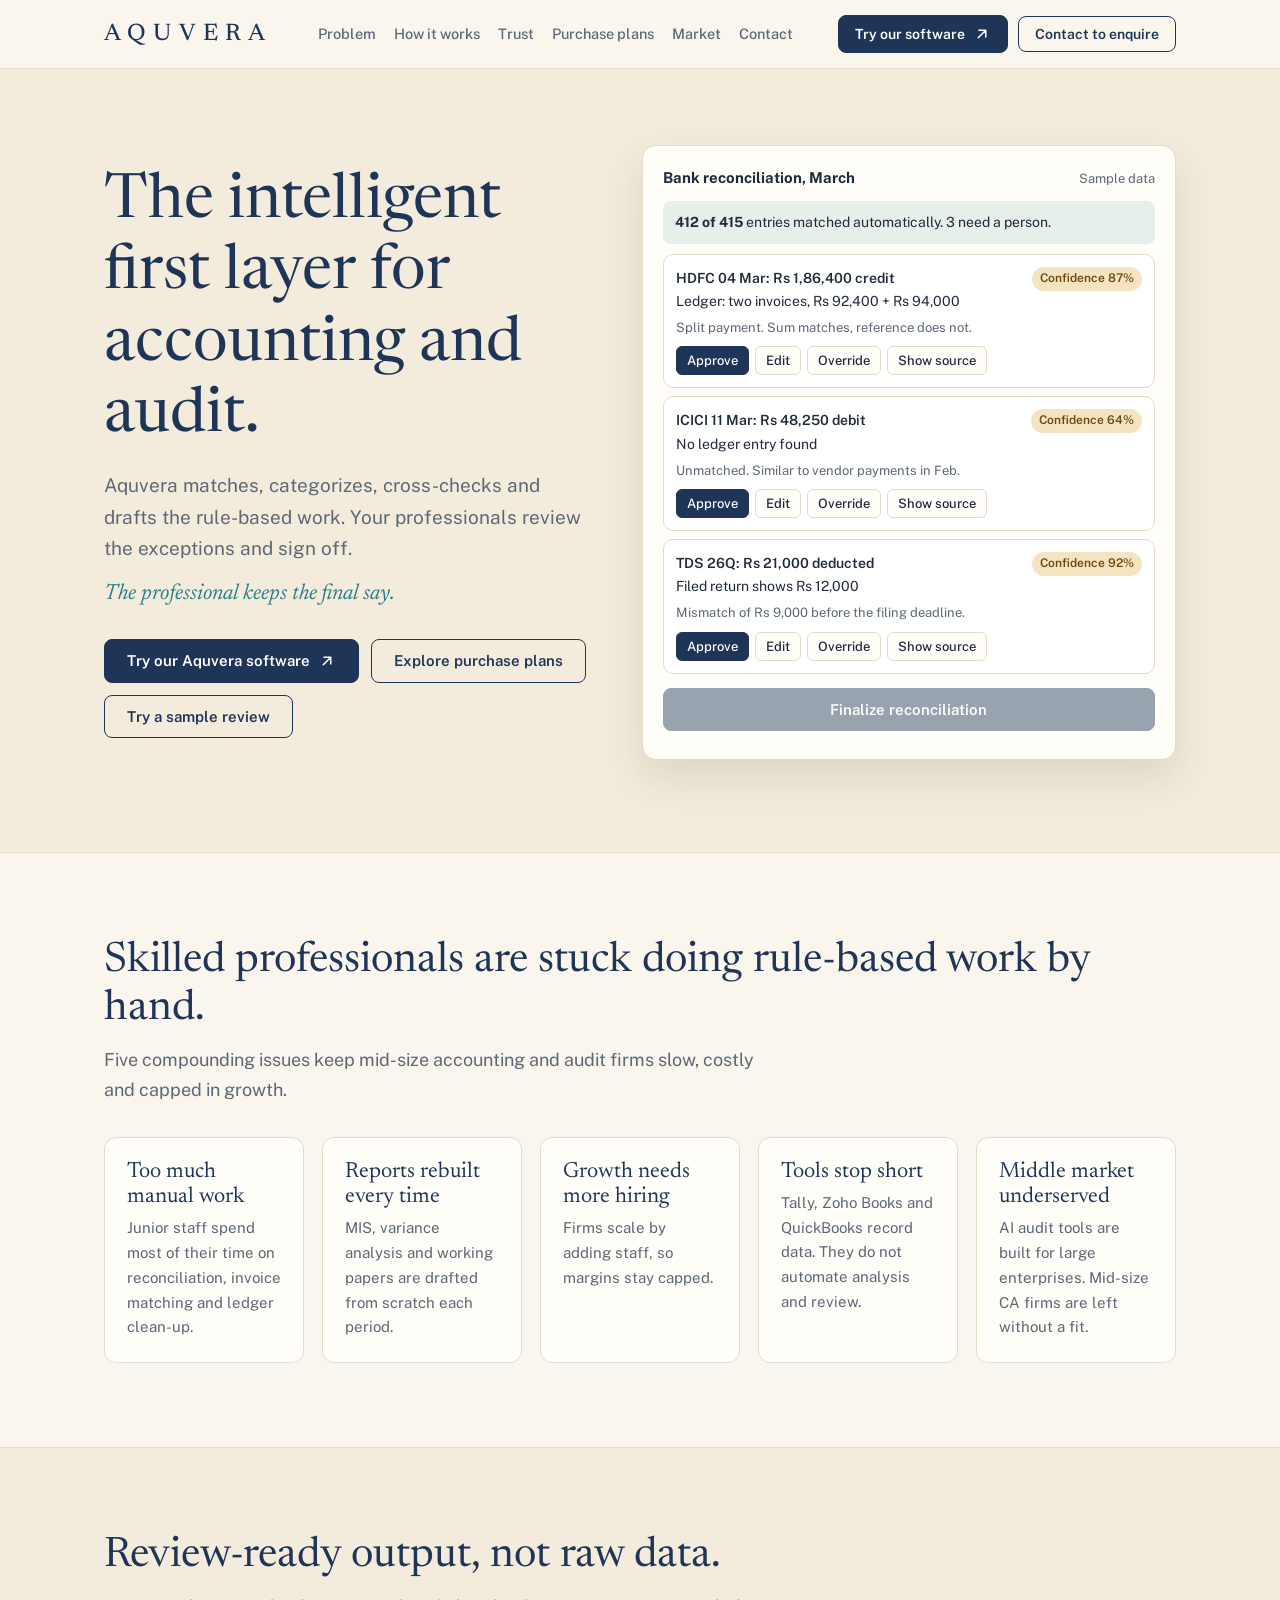
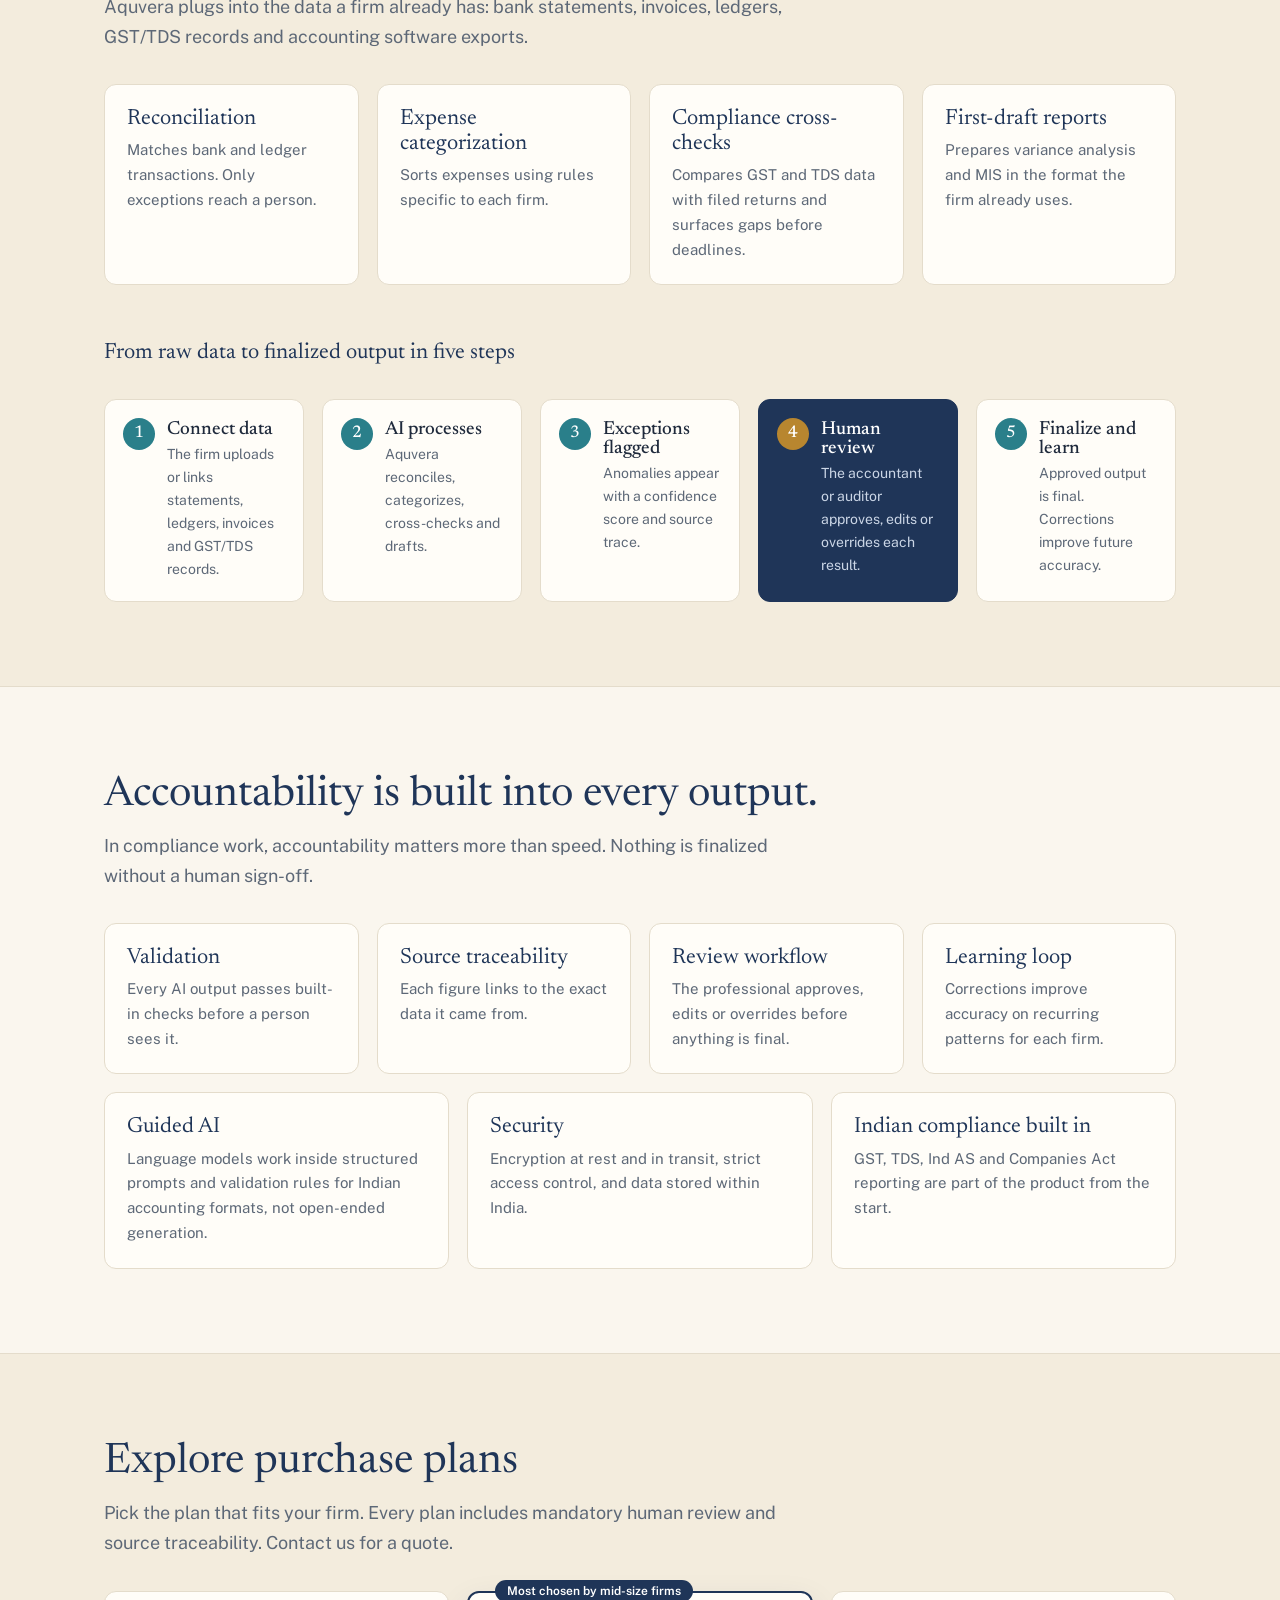
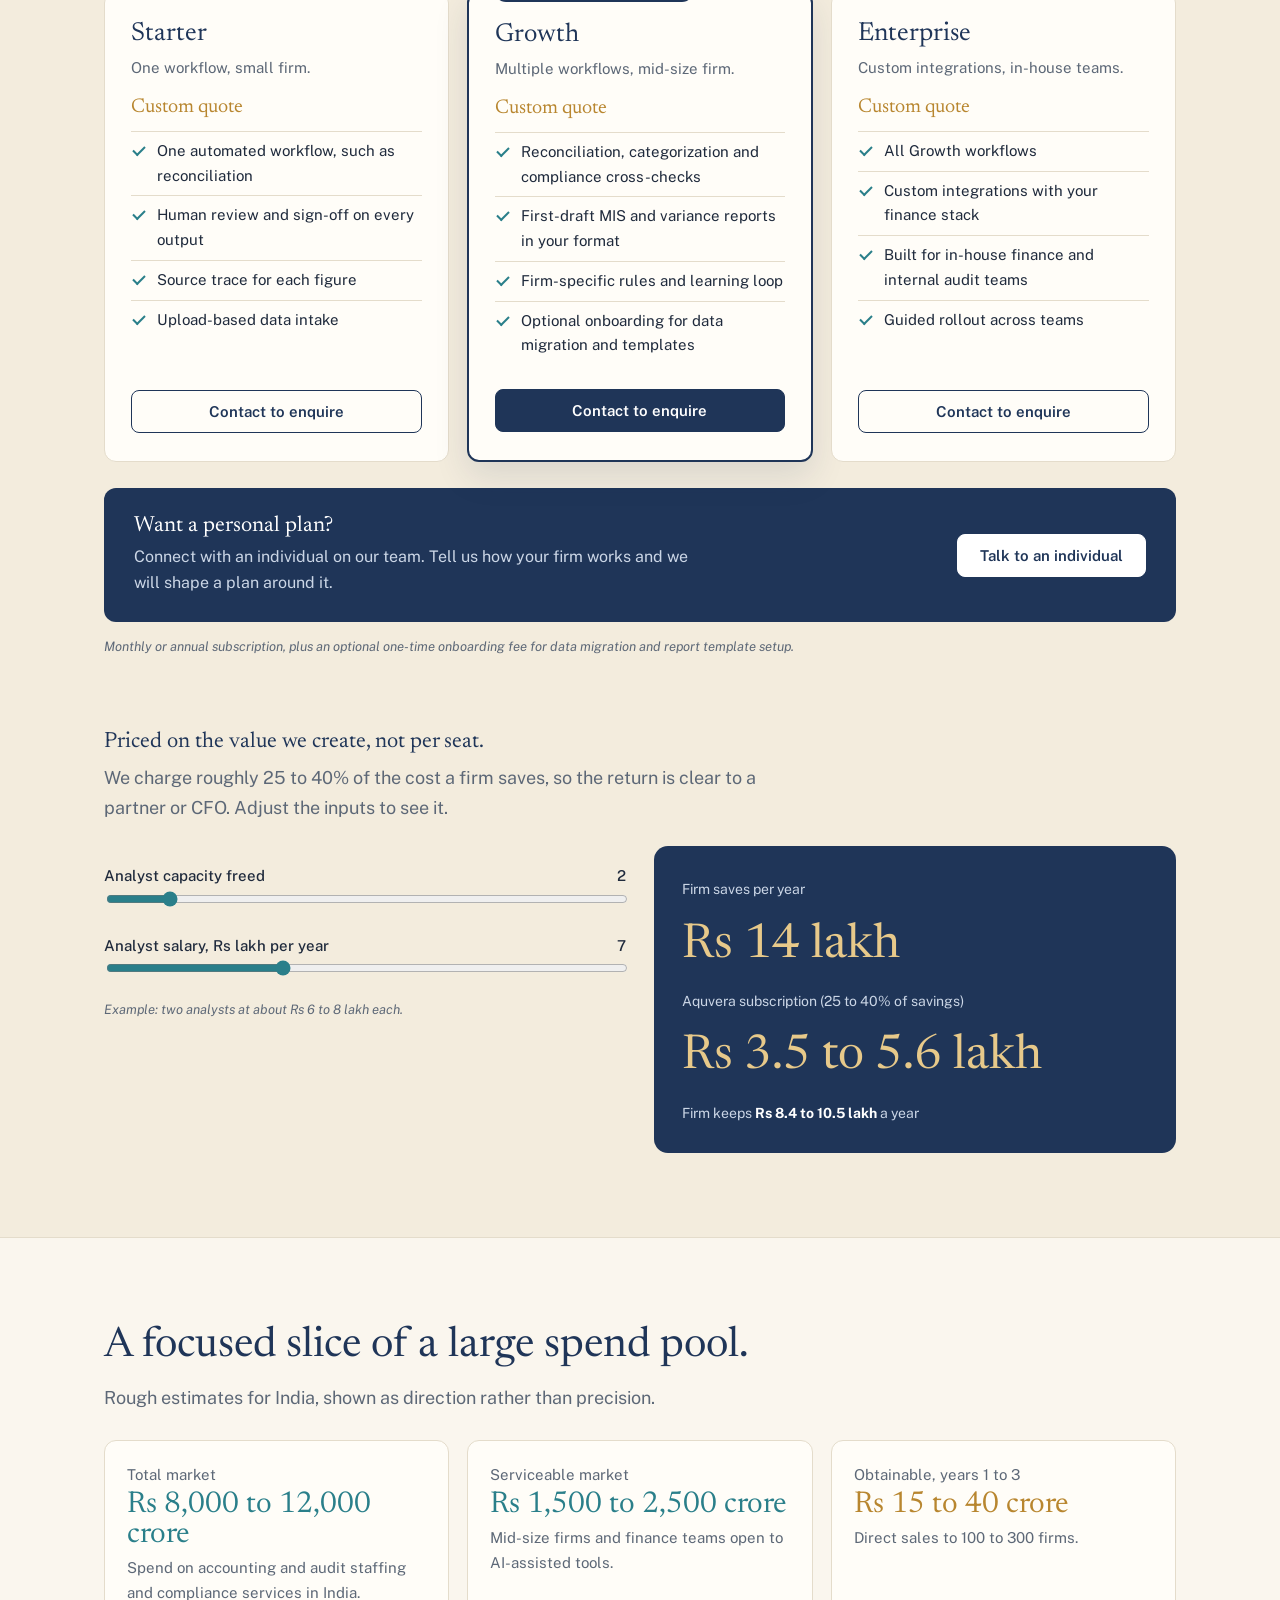
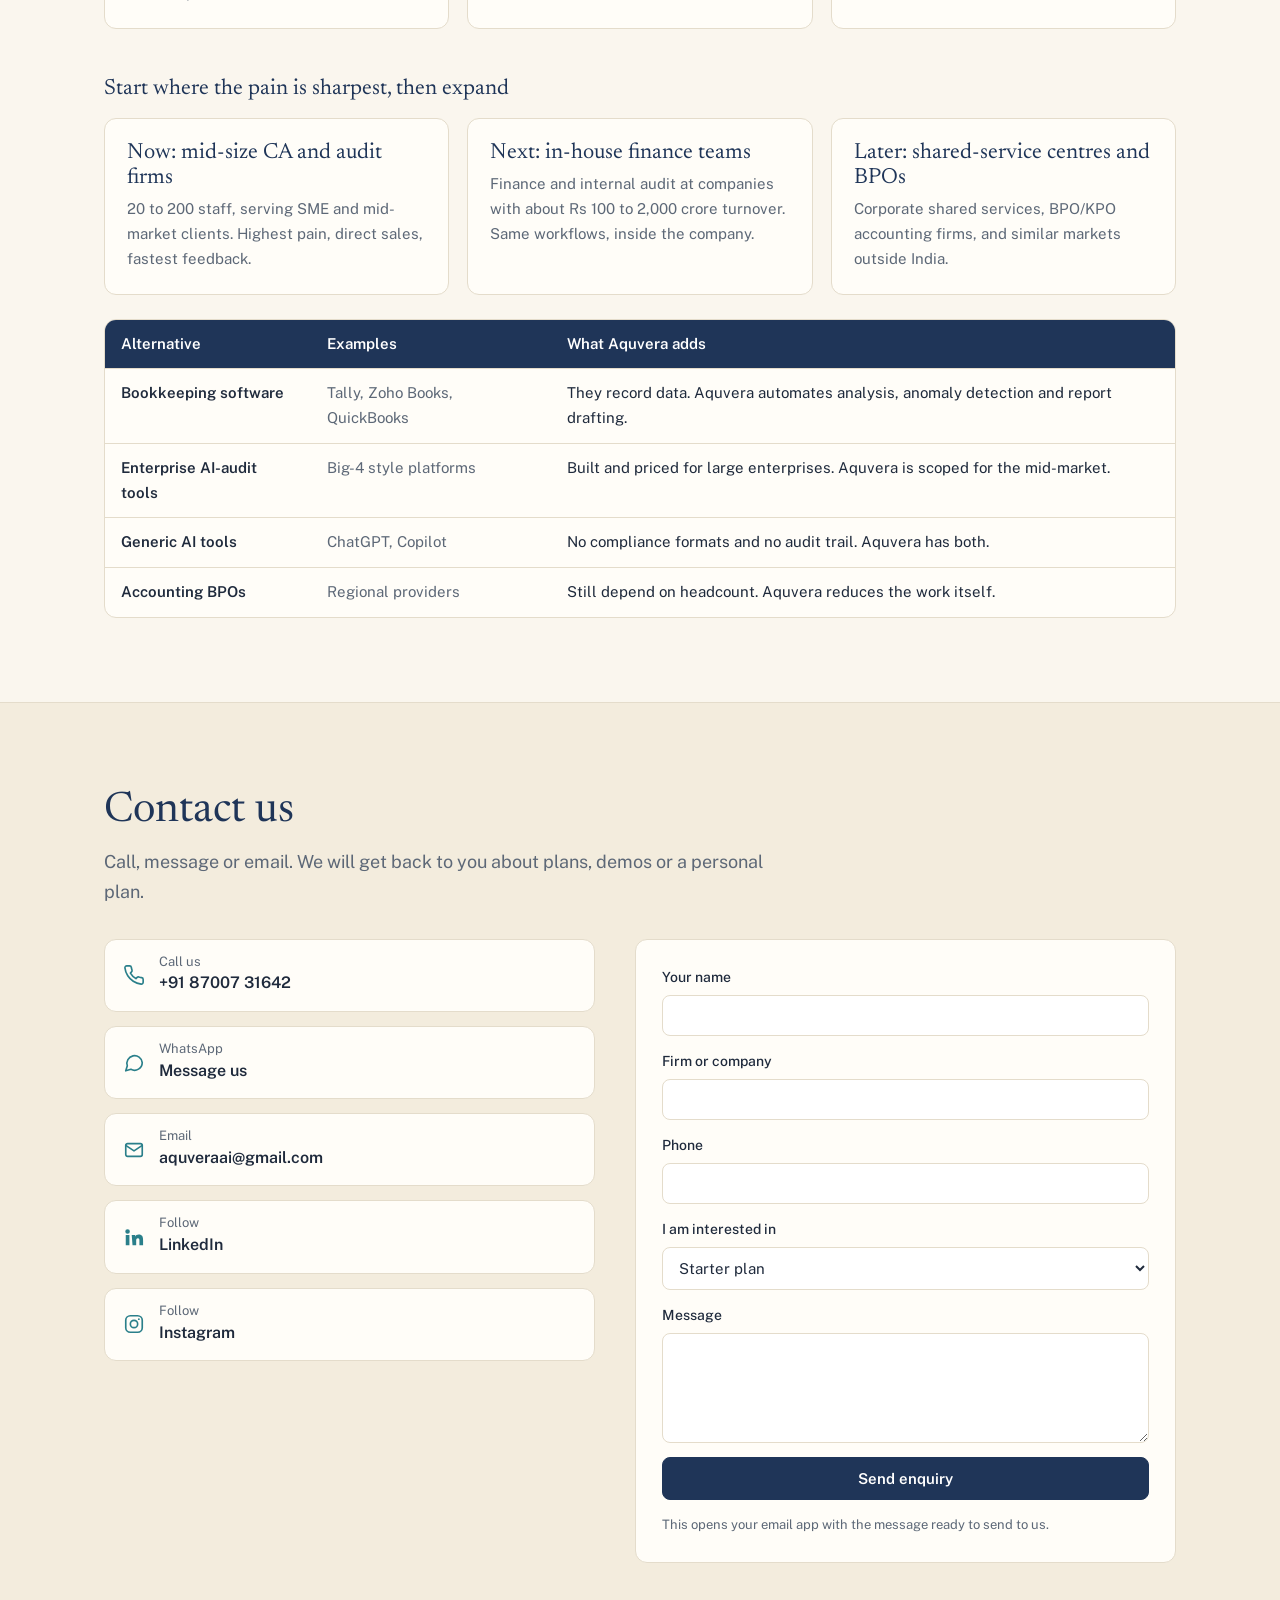
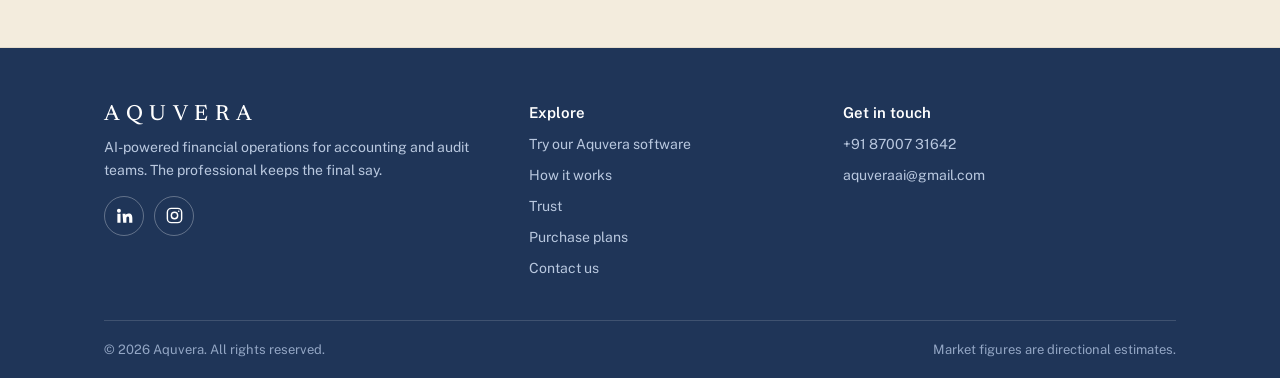
<file: aquvera-website.html>
<!DOCTYPE html>
<html lang="en">
<head>
<meta charset="utf-8">
<meta name="viewport" content="width=device-width, initial-scale=1, viewport-fit=cover">
<title>Aquvera | AI-powered financial operations for accounting and audit teams</title>
<meta name="description" content="Aquvera matches, categorizes, cross-checks and drafts rule-based accounting and audit work. Your professionals review the exceptions and sign off.">
<meta name="theme-color" content="#faf6ee">
<link rel="icon" href="data:image/svg+xml,<svg xmlns='http://www.w3.org/2000/svg' viewBox='0 0 100 100'><rect width='100' height='100' rx='20' fill='%231f3558'/><text x='50' y='68' font-size='58' text-anchor='middle' fill='%23faf6ee' font-family='Georgia,serif'>A</text></svg>">
<link rel="preconnect" href="https://fonts.googleapis.com">
<link rel="preconnect" href="https://fonts.gstatic.com" crossorigin>
<link href="https://fonts.googleapis.com/css2?family=Newsreader:opsz,wght@6..72,400;6..72,500&family=Public+Sans:wght@400;500;600&display=swap" rel="stylesheet">
<style>
/* ==========================================================
   Aquvera – styles
   Palette: creamy white base, deep navy text, teal + brass accents
   ========================================================== */
:root{
  --cream:#faf6ee;      /* page background */
  --cream2:#f3ecdd;     /* alternate sections, hero */
  --paper:#fffdf8;      /* cards */
  --navy:#1f3558;
  --navy2:#274468;
  --teal:#2a7f8a;
  --brass:#b8862f;      /* accent */
  --ink:#1f2a3c;
  --mute:#5d6877;
  --line:#e4dccb;
  --tint:#e6efe9;
  --ok:#2c8a5a;
  --bad:#b8433a;
  --radius:12px;
  box-sizing:border-box;
  padding-top:env(safe-area-inset-top,0px);
  padding-bottom:env(safe-area-inset-bottom,0px);
}
html{scroll-behavior:smooth;scroll-padding-top:calc(env(safe-area-inset-top,0px) + 76px)}
*,*::before,*::after{box-sizing:border-box}
body{margin:0;background:var(--cream);color:var(--ink);font:400 16px/1.65 "Public Sans",system-ui,sans-serif;-webkit-font-smoothing:antialiased}
h1,h2,h3{font-family:Newsreader,Georgia,serif;font-weight:400;line-height:1.15;margin:0;color:var(--navy)}
h2{font-size:clamp(28px,4vw,42px);margin-bottom:12px}
h3{font-size:22px;margin-bottom:6px}
p{margin:0 0 12px}
a{color:inherit}
:focus-visible{outline:3px solid var(--brass);outline-offset:2px}
.wrap{max-width:1120px;margin:0 auto;padding:0 24px}
section{padding:84px 0}
.lede{color:var(--mute);max-width:62ch;font-size:18px}
.alt{background:var(--cream2);border-block:1px solid var(--line)}
.note{font-size:13px;color:var(--mute);font-style:italic;margin-top:14px}
.sr{position:absolute;left:-9999px}

/* ---------- Buttons ---------- */
.btn{display:inline-flex;align-items:center;justify-content:center;gap:8px;border:1px solid var(--navy);border-radius:8px;padding:12px 22px;font:600 15px "Public Sans",sans-serif;cursor:pointer;text-decoration:none;background:var(--navy);color:#fff;transition:background .2s,color .2s,border-color .2s}
.btn:hover{background:var(--navy2)}
.btn.ghost{background:transparent;color:var(--navy);border-color:var(--navy)}
.btn.ghost:hover{background:var(--navy);color:#fff}
.btn.light{background:#fff;color:var(--navy);border-color:#fff}
.btn.sm{padding:9px 16px;font-size:14px}
.btn.full{width:100%}
.btn svg{width:18px;height:18px;flex:none}

/* ---------- Navigation ---------- */
nav{position:sticky;top:env(safe-area-inset-top,0px);z-index:20;background:rgba(250,246,238,.94);backdrop-filter:blur(8px);border-bottom:1px solid var(--line)}
nav .wrap{display:flex;align-items:center;justify-content:space-between;height:68px;gap:16px}
.logo{font:500 24px Newsreader,serif;letter-spacing:.3em;text-decoration:none;color:var(--navy)}
.menu{display:flex;gap:26px;list-style:none;margin:0;padding:0;font-size:14.5px;font-weight:500}
.menu a{text-decoration:none;color:var(--mute);padding:6px 0;border-bottom:2px solid transparent}
.menu a:hover{color:var(--navy);border-color:var(--brass)}
.nav-r{display:flex;align-items:center;gap:10px}
.burger{display:none;background:none;border:1px solid var(--line);border-radius:8px;width:42px;height:42px;cursor:pointer;color:var(--navy);align-items:center;justify-content:center}
.burger svg{width:22px;height:22px}

/* ---------- Hero ---------- */
.hero{background:var(--cream2);padding:76px 0 92px;border-bottom:1px solid var(--line)}
.hero .wrap{display:grid;grid-template-columns:1fr 1.1fr;gap:52px;align-items:center}
.hero h1{font-size:clamp(38px,5.4vw,62px);margin-bottom:18px}
.hero p{color:var(--mute);font-size:19px;max-width:46ch}
.hero .tag{color:var(--teal);font-style:italic;font-family:Newsreader,serif;font-size:22px}
.cta{display:flex;gap:12px;flex-wrap:wrap;margin-top:26px}

/* ---------- Interactive demo ---------- */
.demo{background:var(--paper);border:1px solid var(--line);border-radius:14px;padding:20px;box-shadow:0 18px 40px rgba(60,48,20,.12)}
.demo-h{display:flex;justify-content:space-between;align-items:baseline;gap:12px;margin-bottom:10px}
.demo-h b{font-size:15px}.demo-h span{font-size:13px;color:var(--mute)}
.auto{background:var(--tint);border-radius:8px;padding:10px 12px;font-size:14px;margin-bottom:10px}
.ex{border:1px solid var(--line);border-radius:10px;padding:12px;margin-bottom:8px;background:#fff;transition:background .3s,border-color .3s}
.ex.done{background:var(--tint);border-color:var(--teal)}
.ex.over{border-color:var(--bad)}
.row{display:flex;justify-content:space-between;gap:10px;font-size:14px}
.row strong{font-weight:600}
.conf{font-size:12px;font-weight:600;padding:2px 8px;border-radius:99px;background:#f4e4c2;color:#6d4a0c;white-space:nowrap;align-self:flex-start}
.why{font-size:13px;color:var(--mute);margin:4px 0 8px}
.trace{display:none;font-size:12px;background:var(--cream);border-radius:6px;padding:6px 8px;margin-bottom:8px;color:var(--mute)}
.trace.on{display:block}
.acts{display:flex;gap:6px;flex-wrap:wrap}
.acts button{font:500 13px "Public Sans",sans-serif;border:1px solid var(--line);background:var(--paper);color:var(--ink);border-radius:6px;padding:6px 10px;cursor:pointer}
.acts button.p{background:var(--navy);color:#fff;border-color:var(--navy)}
.verdict{font-size:13px;font-weight:600;color:var(--ok)}
.fin{width:100%;margin-top:6px}
.fin[disabled]{opacity:.45;cursor:not-allowed}

/* ---------- Grids & cards ---------- */
.grid{display:grid;gap:18px}
.g5{grid-template-columns:repeat(5,1fr)}.g4{grid-template-columns:repeat(4,1fr)}.g3{grid-template-columns:repeat(3,1fr)}.g2{grid-template-columns:1fr 1fr}
.card{background:var(--paper);border:1px solid var(--line);border-radius:var(--radius);padding:22px}
.card p{color:var(--mute);font-size:15px;margin:0}
.steps{counter-reset:s;list-style:none;padding:0;margin:32px 0 0}
.steps li{counter-increment:s;position:relative;padding:20px 20px 20px 62px;border:1px solid var(--line);background:var(--paper);border-radius:var(--radius)}
.steps li::before{content:counter(s);position:absolute;left:18px;top:18px;width:32px;height:32px;border-radius:50%;background:var(--teal);color:#fff;display:grid;place-items:center;font:500 17px Newsreader,serif}
.steps li.h{background:var(--navy);color:#fff;border-color:var(--navy)}
.steps li.h::before{background:var(--brass);color:#fff}
.steps li.h p{color:#cbd6e6}
.steps b{display:block;font:500 19px Newsreader,serif;margin-bottom:4px}
.steps p{font-size:14px;margin:0;color:var(--mute)}

/* ---------- Plans ---------- */
.plans{margin-top:34px;align-items:stretch}
.plan{display:flex;flex-direction:column;position:relative;padding:28px 26px}
.plan h3{font-size:26px}
.plan .for{color:var(--mute);font-size:15px;margin-bottom:16px}
.plan ul{list-style:none;padding:0;margin:0 0 24px;flex:1}
.plan li{position:relative;padding:7px 0 7px 26px;font-size:15px;border-top:1px solid var(--line)}
.plan li::before{content:"";position:absolute;left:2px;top:14px;width:12px;height:7px;border-left:2px solid var(--teal);border-bottom:2px solid var(--teal);transform:rotate(-45deg)}
.plan.pop{border:2px solid var(--navy);box-shadow:0 14px 34px rgba(31,53,88,.12)}
.badge{position:absolute;top:-13px;left:26px;background:var(--navy);color:#fff;font:600 12px "Public Sans",sans-serif;padding:4px 12px;border-radius:99px}
.price{font:400 20px Newsreader,serif;color:var(--brass);margin-bottom:14px}
.personal{margin-top:26px;display:flex;justify-content:space-between;align-items:center;gap:20px;flex-wrap:wrap;background:var(--navy);color:#fff;border-radius:var(--radius);padding:26px 30px}
.personal h3{color:#fff;margin-bottom:4px}
.personal p{color:#cbd6e6;margin:0;max-width:56ch}

/* ---------- ROI calculator ---------- */
.calc-head{margin-top:72px}
.calc{display:grid;grid-template-columns:1fr 1fr;gap:28px;margin-top:24px}
.calc label{display:flex;justify-content:space-between;font-weight:500;font-size:15px;margin-top:18px}
.calc input[type=range]{width:100%;accent-color:var(--teal)}
.out{background:var(--navy);color:#fff;border-radius:14px;padding:28px}
.out .big{font:400 clamp(32px,4.6vw,48px)/1.1 Newsreader,serif;color:#e7c98a}
.out small{display:block;color:#cbd6e6;font-size:14px;margin:4px 0 18px}

/* ---------- Table / market ---------- */
.tw{overflow-x:auto;margin-top:24px;border:1px solid var(--line);border-radius:var(--radius);background:var(--paper)}
table{border-collapse:collapse;width:100%;min-width:560px;font-size:15px}
th{background:var(--navy);color:#fff;text-align:left;padding:12px 16px;font-weight:600}
td{padding:12px 16px;border-top:1px solid var(--line);vertical-align:top}
td:first-child{font-weight:600}td:nth-child(2){color:var(--mute)}
.mk{display:grid;grid-template-columns:repeat(3,1fr);gap:18px;margin-top:28px}
.mk .card b{display:block;font:400 30px Newsreader,serif;color:var(--teal);margin:2px 0 6px}
.mk .som b{color:var(--brass)}

/* ---------- Contact ---------- */
.contact{display:grid;grid-template-columns:1fr 1.1fr;gap:40px;margin-top:32px;align-items:start}
.clist{list-style:none;padding:0;margin:0;display:grid;gap:14px}
.clist a{display:flex;gap:14px;align-items:center;text-decoration:none;background:var(--paper);border:1px solid var(--line);border-radius:var(--radius);padding:14px 18px;transition:border-color .2s}
.clist a:hover{border-color:var(--teal)}
.clist svg{width:22px;height:22px;color:var(--teal);flex:none}
.clist small{display:block;color:var(--mute);font-size:13px;line-height:1.3}
.clist b{font-weight:600;line-height:1.3}
form.card{display:grid;gap:14px;padding:26px}
form label{display:grid;gap:6px;font-weight:500;font-size:14px}
form input,form textarea,form select{font:400 15px "Public Sans",sans-serif;border:1px solid var(--line);border-radius:8px;padding:11px 12px;background:#fff;color:var(--ink);width:100%}
form textarea{min-height:110px;resize:vertical}
form .hint{font-size:13px;color:var(--mute);margin:0}

/* ---------- Footer ---------- */
footer{background:var(--navy);color:#b9c8df;font-size:14px;padding:56px 0 0}
footer .cols{display:grid;grid-template-columns:1.4fr 1fr 1.2fr;gap:36px;padding-bottom:40px}
footer .logo{color:#fff;font-size:22px;display:inline-block;margin-bottom:10px}
footer h4{color:#fff;font:600 15px "Public Sans",sans-serif;margin:0 0 12px}
footer ul{list-style:none;padding:0;margin:0;display:grid;gap:8px}
footer a{text-decoration:none}
footer a:hover{color:#fff;text-decoration:underline}
footer p{margin:0 0 10px}
.social{display:flex;gap:10px;margin-top:14px}
.social a{width:40px;height:40px;border:1px solid rgba(255,255,255,.3);border-radius:50%;display:grid;place-items:center;color:#fff}
.social a:hover{background:rgba(255,255,255,.12);text-decoration:none}
.social svg{width:19px;height:19px}
.legal{border-top:1px solid rgba(255,255,255,.14);padding:18px 0;display:flex;justify-content:space-between;flex-wrap:wrap;gap:8px;font-size:13px;color:#93a6c4}

/* ---------- Enquiry dialog ---------- */
dialog{border:0;border-radius:16px;padding:0;max-width:480px;width:calc(100% - 32px);background:var(--cream);color:var(--ink);box-shadow:0 30px 70px rgba(20,30,50,.35)}
dialog::backdrop{background:rgba(25,35,55,.55)}
.dlg{padding:28px}
.dlg-x{position:absolute;right:14px;top:12px;background:none;border:0;font-size:28px;line-height:1;cursor:pointer;color:var(--mute)}
.dlg h3{font-size:28px;padding-right:28px}
.dlg .num{font:500 34px Newsreader,serif;color:var(--navy);margin:14px 0 4px;display:block;text-decoration:none}
.dlg .btns{display:grid;gap:10px;margin:16px 0 4px}
.dlg .pp{margin-top:20px;padding:16px 18px;background:var(--paper);border:1px solid var(--line);border-left:4px solid var(--brass);border-radius:10px}
.dlg .pp b{display:block;margin-bottom:4px}
.dlg .pp p{font-size:14px;color:var(--mute);margin:0}

/* ---------- Floating call button (mobile) ---------- */
.fab{position:fixed;right:16px;bottom:calc(16px + env(safe-area-inset-bottom,0px));z-index:15;display:none}
.fab .btn{box-shadow:0 10px 24px rgba(31,53,88,.35);border-radius:99px}

/* ---------- Responsive ---------- */
@media (max-width:960px){
  .hero .wrap,.calc,.g2,.contact{grid-template-columns:1fr}
  .g5,.g4{grid-template-columns:1fr 1fr}
  .g3,.mk{grid-template-columns:1fr}
  section{padding:58px 0}
  .burger{display:inline-flex}
  .menu{display:none;position:absolute;top:68px;left:0;right:0;flex-direction:column;gap:0;background:var(--cream);border-bottom:1px solid var(--line);padding:8px 24px 16px}
  .menu.open{display:flex}
  .menu a{display:block;padding:12px 0;border-bottom:1px solid var(--line)}
  footer .cols{grid-template-columns:1fr}
  .fab{display:block}
  .nav-r .btn{display:none}
}
@media (max-width:520px){
  .g5,.g4{grid-template-columns:1fr}
  .wrap{padding:0 18px}
  .personal{padding:22px}
}
@media (prefers-reduced-motion:reduce){*{transition:none!important;scroll-behavior:auto!important}}
.menu-sw{display:none}
@media (max-width:960px){.menu-sw{display:block}.menu .menu-sw a{color:var(--navy)}}
.nav-r .btn,.menu a{white-space:nowrap}
@media (min-width:961px){.menu{gap:18px}}
@media (min-width:961px) and (max-width:1120px){.nav-r .btn.ghost{display:none}}

</style>
</head>
<body>

<!-- ============ NAVIGATION ============ -->
<nav aria-label="Main">
  <div class="wrap">
    <a class="logo" href="#top">AQUVERA</a>
    <ul class="menu" id="menu">
      <li><a href="#problem">Problem</a></li>
      <li><a href="#how">How it works</a></li>
      <li><a href="#trust">Trust</a></li>
      <li><a href="#plans">Purchase plans</a></li>
      <li><a href="#market">Market</a></li>
      <li><a href="#contact">Contact</a></li>
      <li class="menu-sw"><a data-software target="_blank" rel="noopener" href="#"><b>Try our Aquvera software</b></a></li>
    </ul>
    <div class="nav-r">
      <a class="btn sm" data-software target="_blank" rel="noopener" href="#" aria-label="Try our Aquvera software">Try our software <svg viewBox="0 0 24 24" fill="none" stroke="currentColor" stroke-width="2" stroke-linecap="round" stroke-linejoin="round" aria-hidden="true"><path d="M7 17 17 7M8 7h9v9"/></svg></a>
      <button class="btn sm ghost" data-enquire="">Contact to enquire</button>
      <button class="burger" id="burger" aria-label="Menu" aria-expanded="false" aria-controls="menu">
        <svg viewBox="0 0 24 24" fill="none" stroke="currentColor" stroke-width="2" stroke-linecap="round"><path d="M4 7h16M4 12h16M4 17h16"/></svg>
      </button>
    </div>
  </div>
</nav>

<!-- ============ HERO ============ -->
<header class="hero" id="top">
  <div class="wrap">
    <div>
      <h1>The intelligent first layer for accounting and audit.</h1>
      <p>Aquvera matches, categorizes, cross-checks and drafts the rule-based work. Your professionals review the exceptions and sign off.</p>
      <p class="tag">The professional keeps the final say.</p>
      <div class="cta">
        <a class="btn" data-software target="_blank" rel="noopener" href="#">Try our Aquvera software <svg viewBox="0 0 24 24" fill="none" stroke="currentColor" stroke-width="2" stroke-linecap="round" stroke-linejoin="round" aria-hidden="true"><path d="M7 17 17 7M8 7h9v9"/></svg></a>
        <a class="btn ghost" href="#plans">Explore purchase plans</a>
        <a class="btn ghost" href="#demo">Try a sample review</a>
      </div>
    </div>
    <div class="demo" id="demo" aria-label="Interactive sample reconciliation">
      <div class="demo-h"><b>Bank reconciliation, March</b><span>Sample data</span></div>
      <div class="auto"><b>412 of 415</b> entries matched automatically. 3 need a person.</div>
      <div id="exs"></div>
      <button class="btn fin" id="fin" disabled>Finalize reconciliation</button>
      <div class="verdict" id="msg" aria-live="polite" style="margin-top:8px"></div>
    </div>
  </div>
</header>

<main>
<!-- ============ PROBLEM ============ -->
<section id="problem"><div class="wrap">
  <h2>Skilled professionals are stuck doing rule-based work by hand.</h2>
  <p class="lede">Five compounding issues keep mid-size accounting and audit firms slow, costly and capped in growth.</p>
  <div class="grid g5" style="margin-top:32px">
    <div class="card"><h3>Too much manual work</h3><p>Junior staff spend most of their time on reconciliation, invoice matching and ledger clean-up.</p></div>
    <div class="card"><h3>Reports rebuilt every time</h3><p>MIS, variance analysis and working papers are drafted from scratch each period.</p></div>
    <div class="card"><h3>Growth needs more hiring</h3><p>Firms scale by adding staff, so margins stay capped.</p></div>
    <div class="card"><h3>Tools stop short</h3><p>Tally, Zoho Books and QuickBooks record data. They do not automate analysis and review.</p></div>
    <div class="card"><h3>Middle market underserved</h3><p>AI audit tools are built for large enterprises. Mid-size CA firms are left without a fit.</p></div>
  </div>
</div></section>

<!-- ============ HOW IT WORKS ============ -->
<section class="alt" id="how"><div class="wrap">
  <h2>Review-ready output, not raw data.</h2>
  <p class="lede">Aquvera plugs into the data a firm already has: bank statements, invoices, ledgers, GST/TDS records and accounting software exports.</p>
  <div class="grid g4" style="margin-top:32px">
    <div class="card"><h3>Reconciliation</h3><p>Matches bank and ledger transactions. Only exceptions reach a person.</p></div>
    <div class="card"><h3>Expense categorization</h3><p>Sorts expenses using rules specific to each firm.</p></div>
    <div class="card"><h3>Compliance cross-checks</h3><p>Compares GST and TDS data with filed returns and surfaces gaps before deadlines.</p></div>
    <div class="card"><h3>First-draft reports</h3><p>Prepares variance analysis and MIS in the format the firm already uses.</p></div>
  </div>
  <h3 style="margin-top:56px">From raw data to finalized output in five steps</h3>
  <ol class="steps grid g5">
    <li><b>Connect data</b><p>The firm uploads or links statements, ledgers, invoices and GST/TDS records.</p></li>
    <li><b>AI processes</b><p>Aquvera reconciles, categorizes, cross-checks and drafts.</p></li>
    <li><b>Exceptions flagged</b><p>Anomalies appear with a confidence score and source trace.</p></li>
    <li class="h"><b>Human review</b><p>The accountant or auditor approves, edits or overrides each result.</p></li>
    <li><b>Finalize and learn</b><p>Approved output is final. Corrections improve future accuracy.</p></li>
  </ol>
</div></section>

<!-- ============ TRUST ============ -->
<section id="trust"><div class="wrap">
  <h2>Accountability is built into every output.</h2>
  <p class="lede">In compliance work, accountability matters more than speed. Nothing is finalized without a human sign-off.</p>
  <div class="grid g4" style="margin-top:32px">
    <div class="card"><h3>Validation</h3><p>Every AI output passes built-in checks before a person sees it.</p></div>
    <div class="card"><h3>Source traceability</h3><p>Each figure links to the exact data it came from.</p></div>
    <div class="card"><h3>Review workflow</h3><p>The professional approves, edits or overrides before anything is final.</p></div>
    <div class="card"><h3>Learning loop</h3><p>Corrections improve accuracy on recurring patterns for each firm.</p></div>
  </div>
  <div class="grid g3" style="margin-top:18px">
    <div class="card"><h3>Guided AI</h3><p>Language models work inside structured prompts and validation rules for Indian accounting formats, not open-ended generation.</p></div>
    <div class="card"><h3>Security</h3><p>Encryption at rest and in transit, strict access control, and data stored within India.</p></div>
    <div class="card"><h3>Indian compliance built in</h3><p>GST, TDS, Ind AS and Companies Act reporting are part of the product from the start.</p></div>
  </div>
</div></section>

<!-- ============ PURCHASE PLANS ============ -->
<section class="alt" id="plans"><div class="wrap">
  <h2>Explore purchase plans</h2>
  <p class="lede">Pick the plan that fits your firm. Every plan includes mandatory human review and source traceability. Contact us for a quote.</p>

  <div class="grid g3 plans">
    <article class="card plan">
      <h3>Starter</h3>
      <p class="for">One workflow, small firm.</p>
      <div class="price">Custom quote</div>
      <ul>
        <li>One automated workflow, such as reconciliation</li>
        <li>Human review and sign-off on every output</li>
        <li>Source trace for each figure</li>
        <li>Upload-based data intake</li>
      </ul>
      <button class="btn ghost full" data-enquire="Starter">Contact to enquire</button>
    </article>

    <article class="card plan pop">
      <span class="badge">Most chosen by mid-size firms</span>
      <h3>Growth</h3>
      <p class="for">Multiple workflows, mid-size firm.</p>
      <div class="price">Custom quote</div>
      <ul>
        <li>Reconciliation, categorization and compliance cross-checks</li>
        <li>First-draft MIS and variance reports in your format</li>
        <li>Firm-specific rules and learning loop</li>
        <li>Optional onboarding for data migration and templates</li>
      </ul>
      <button class="btn full" data-enquire="Growth">Contact to enquire</button>
    </article>

    <article class="card plan">
      <h3>Enterprise</h3>
      <p class="for">Custom integrations, in-house teams.</p>
      <div class="price">Custom quote</div>
      <ul>
        <li>All Growth workflows</li>
        <li>Custom integrations with your finance stack</li>
        <li>Built for in-house finance and internal audit teams</li>
        <li>Guided rollout across teams</li>
      </ul>
      <button class="btn ghost full" data-enquire="Enterprise">Contact to enquire</button>
    </article>
  </div>

  <div class="personal">
    <div>
      <h3>Want a personal plan?</h3>
      <p>Connect with an individual on our team. Tell us how your firm works and we will shape a plan around it.</p>
    </div>
    <button class="btn light" data-enquire="personal">Talk to an individual</button>
  </div>
  <p class="note">Monthly or annual subscription, plus an optional one-time onboarding fee for data migration and report template setup.</p>

  <h3 class="calc-head">Priced on the value we create, not per seat.</h3>
  <p class="lede" style="margin-top:8px">We charge roughly 25 to 40% of the cost a firm saves, so the return is clear to a partner or CFO. Adjust the inputs to see it.</p>
  <div class="calc">
    <div>
      <label for="fte">Analyst capacity freed <output id="fteo">2</output></label>
      <input type="range" id="fte" min="1" max="10" step="1" value="2">
      <label for="sal">Analyst salary, Rs lakh per year <output id="salo">7</output></label>
      <input type="range" id="sal" min="3" max="15" step="0.5" value="7">
      <p class="note">Example: two analysts at about Rs 6 to 8 lakh each.</p>
    </div>
    <div class="out" aria-live="polite">
      <small>Firm saves per year</small><div class="big" id="sv">Rs 14 lakh</div>
      <small style="margin-top:18px">Aquvera subscription (25 to 40% of savings)</small><div class="big" id="fee">Rs 3.5 to 5.6 lakh</div>
      <small style="margin-top:18px;margin-bottom:0">Firm keeps <b id="net" style="color:#fff">Rs 8.4 to 10.5 lakh</b> a year</small>
    </div>
  </div>
</div></section>

<!-- ============ MARKET ============ -->
<section id="market"><div class="wrap">
  <h2>A focused slice of a large spend pool.</h2>
  <p class="lede">Rough estimates for India, shown as direction rather than precision.</p>
  <div class="mk">
    <div class="card"><p>Total market</p><b>Rs 8,000 to 12,000 crore</b><p>Spend on accounting and audit staffing and compliance services in India.</p></div>
    <div class="card"><p>Serviceable market</p><b>Rs 1,500 to 2,500 crore</b><p>Mid-size firms and finance teams open to AI-assisted tools.</p></div>
    <div class="card som"><p>Obtainable, years 1 to 3</p><b>Rs 15 to 40 crore</b><p>Direct sales to 100 to 300 firms.</p></div>
  </div>
  <h3 style="margin-top:48px">Start where the pain is sharpest, then expand</h3>
  <div class="grid g3" style="margin-top:16px">
    <div class="card"><h3>Now: mid-size CA and audit firms</h3><p>20 to 200 staff, serving SME and mid-market clients. Highest pain, direct sales, fastest feedback.</p></div>
    <div class="card"><h3>Next: in-house finance teams</h3><p>Finance and internal audit at companies with about Rs 100 to 2,000 crore turnover. Same workflows, inside the company.</p></div>
    <div class="card"><h3>Later: shared-service centres and BPOs</h3><p>Corporate shared services, BPO/KPO accounting firms, and similar markets outside India.</p></div>
  </div>
  <div class="tw"><table>
    <tr><th>Alternative</th><th>Examples</th><th>What Aquvera adds</th></tr>
    <tr><td>Bookkeeping software</td><td>Tally, Zoho Books, QuickBooks</td><td>They record data. Aquvera automates analysis, anomaly detection and report drafting.</td></tr>
    <tr><td>Enterprise AI-audit tools</td><td>Big-4 style platforms</td><td>Built and priced for large enterprises. Aquvera is scoped for the mid-market.</td></tr>
    <tr><td>Generic AI tools</td><td>ChatGPT, Copilot</td><td>No compliance formats and no audit trail. Aquvera has both.</td></tr>
    <tr><td>Accounting BPOs</td><td>Regional providers</td><td>Still depend on headcount. Aquvera reduces the work itself.</td></tr>
  </table></div>
</div></section>

<!-- ============ CONTACT ============ -->
<section class="alt" id="contact"><div class="wrap">
  <h2>Contact us</h2>
  <p class="lede">Call, message or email. We will get back to you about plans, demos or a personal plan.</p>
  <div class="contact">
    <ul class="clist">
      <li><a data-tel href="#">
        <svg viewBox="0 0 24 24" fill="none" stroke="currentColor" stroke-width="1.8" stroke-linecap="round" stroke-linejoin="round"><path d="M22 16.9v3a2 2 0 0 1-2.2 2 19.8 19.8 0 0 1-8.6-3.1 19.5 19.5 0 0 1-6-6A19.8 19.8 0 0 1 2.1 4.2 2 2 0 0 1 4.1 2h3a2 2 0 0 1 2 1.7c.1 1 .4 1.9.7 2.8a2 2 0 0 1-.5 2.1L8.1 9.9a16 16 0 0 0 6 6l1.3-1.3a2 2 0 0 1 2.1-.4c.9.3 1.8.6 2.8.7a2 2 0 0 1 1.7 2z"/></svg>
        <span><small>Call us</small><b data-phone-text></b></span></a></li>
      <li><a data-wa target="_blank" rel="noopener" href="#">
        <svg viewBox="0 0 24 24" fill="none" stroke="currentColor" stroke-width="1.8" stroke-linecap="round" stroke-linejoin="round"><path d="M21 11.5a8.4 8.4 0 0 1-12.4 7.4L3 20.5l1.7-5.4A8.4 8.4 0 1 1 21 11.5z"/></svg>
        <span><small>WhatsApp</small><b>Message us</b></span></a></li>
      <li><a data-mail href="#">
        <svg viewBox="0 0 24 24" fill="none" stroke="currentColor" stroke-width="1.8" stroke-linecap="round" stroke-linejoin="round"><rect x="3" y="5" width="18" height="14" rx="2"/><path d="m3 7 9 6 9-6"/></svg>
        <span><small>Email</small><b data-mail-text></b></span></a></li>
      <li><a data-linkedin target="_blank" rel="noopener" href="#">
        <svg viewBox="0 0 24 24" fill="currentColor"><path d="M4.98 3.5a2.5 2.5 0 1 1 0 5 2.5 2.5 0 0 1 0-5zM3 9.75h4V21H3zM9.5 9.75h3.8v1.6h.05c.53-1 1.83-2 3.77-2 4.03 0 4.78 2.65 4.78 6.1V21h-4v-4.9c0-1.17-.02-2.68-1.63-2.68-1.63 0-1.88 1.27-1.88 2.6V21h-4z"/></svg>
        <span><small>Follow</small><b>LinkedIn</b></span></a></li>
      <li><a data-instagram target="_blank" rel="noopener" href="#">
        <svg viewBox="0 0 24 24" fill="none" stroke="currentColor" stroke-width="1.8"><rect x="3" y="3" width="18" height="18" rx="5"/><circle cx="12" cy="12" r="4"/><circle cx="17.3" cy="6.7" r="1" fill="currentColor" stroke="none"/></svg>
        <span><small>Follow</small><b>Instagram</b></span></a></li>
    </ul>

    <form class="card" id="contactForm">
      <label>Your name<input name="name" required autocomplete="name"></label>
      <label>Firm or company<input name="firm" autocomplete="organization"></label>
      <label>Phone<input name="phone" type="tel" autocomplete="tel"></label>
      <label>I am interested in
        <select name="interest">
          <option>Starter plan</option>
          <option>Growth plan</option>
          <option>Enterprise plan</option>
          <option>A personal plan</option>
          <option>Something else</option>
        </select>
      </label>
      <label>Message<textarea name="message" required></textarea></label>
      <button class="btn full" type="submit">Send enquiry</button>
      <p class="hint">This opens your email app with the message ready to send to us.</p>
    </form>
  </div>
</div></section>
</main>

<!-- ============ FOOTER ============ -->
<footer>
  <div class="wrap">
    <div class="cols">
      <div>
        <a class="logo" href="#top">AQUVERA</a>
        <p>AI-powered financial operations for accounting and audit teams. The professional keeps the final say.</p>
        <div class="social">
          <a data-linkedin target="_blank" rel="noopener" href="#" aria-label="Aquvera on LinkedIn">
            <svg viewBox="0 0 24 24" fill="currentColor"><path d="M4.98 3.5a2.5 2.5 0 1 1 0 5 2.5 2.5 0 0 1 0-5zM3 9.75h4V21H3zM9.5 9.75h3.8v1.6h.05c.53-1 1.83-2 3.77-2 4.03 0 4.78 2.65 4.78 6.1V21h-4v-4.9c0-1.17-.02-2.68-1.63-2.68-1.63 0-1.88 1.27-1.88 2.6V21h-4z"/></svg></a>
          <a data-instagram target="_blank" rel="noopener" href="#" aria-label="Aquvera on Instagram">
            <svg viewBox="0 0 24 24" fill="none" stroke="currentColor" stroke-width="1.8"><rect x="3" y="3" width="18" height="18" rx="5"/><circle cx="12" cy="12" r="4"/><circle cx="17.3" cy="6.7" r="1" fill="currentColor" stroke="none"/></svg></a>
        </div>
      </div>
      <div>
        <h4>Explore</h4>
        <ul>
          <li><a data-software target="_blank" rel="noopener" href="#">Try our Aquvera software</a></li>
          <li><a href="#how">How it works</a></li>
          <li><a href="#trust">Trust</a></li>
          <li><a href="#plans">Purchase plans</a></li>
          <li><a href="#contact">Contact us</a></li>
        </ul>
      </div>
      <div>
        <h4>Get in touch</h4>
        <ul>
          <li><a data-tel href="#"><span data-phone-text></span></a></li>
          <li><a data-mail href="#"><span data-mail-text></span></a></li>
        </ul>
      </div>
    </div>
    <div class="legal">
      <span>&copy; <span id="year"></span> Aquvera. All rights reserved.</span>
      <span>Market figures are directional estimates.</span>
    </div>
  </div>
</footer>

<!-- Floating call button, visible on phones -->
<div class="fab"><button class="btn" data-enquire="">Contact to enquire</button></div>

<!-- ============ ENQUIRY DIALOG ============ -->
<dialog id="enquiry" aria-labelledby="dlgTitle">
  <div class="dlg">
    <button class="dlg-x" id="dlgClose" aria-label="Close">&times;</button>
    <h3 id="dlgTitle">Contact us to enquire</h3>
    <p style="color:var(--mute);margin-top:6px">Speak to us directly on this number.</p>
    <a class="num" data-tel data-phone-text href="#"></a>
    <div class="btns">
      <a class="btn" data-tel href="#">Call now</a>
      <a class="btn ghost" data-wa target="_blank" rel="noopener" href="#">Message on WhatsApp</a>
    </div>
    <div class="pp">
      <b>Connect with an individual for a personal plan</b>
      <p>Not sure which plan fits? Call or message us and an individual from our team will work with you on a personal plan.</p>
    </div>
  </div>
</dialog>

<script>
/* ==========================================================
   Aquvera – site settings
   Edit this file only. Everything else reads from here.
   ========================================================== */
window.AQUVERA = {
  phoneDisplay: "+91 87007 31642",
  phoneDial:    "+918700731642",   // used for tel: links
  whatsapp:     "918700731642",    // country code + number, no "+"
  email:        "aquveraai@gmail.com",

  // TODO: paste the address of your live Aquvera software here.
  // Every "Try our Aquvera software" link on the site uses this one value.
  softwareUrl: "https://YOUR-USERNAME.github.io/aquvera/",

  // TODO: replace these two with your real page links
  linkedin:  "https://www.linkedin.com/",
  instagram: "https://www.instagram.com/"
};

</script>
<script>
/* Aquvera – site behaviour */
(function(){
  const C = window.AQUVERA;
  const $ = (s, r=document) => r.querySelector(s);
  const $$ = (s, r=document) => [...r.querySelectorAll(s)];

  /* ---------- Fill contact details from config.js ---------- */
  $$("[data-phone-text]").forEach(e => e.textContent = C.phoneDisplay);
  $$("[data-tel]").forEach(e => e.href = "tel:" + C.phoneDial);
  $$("[data-wa]").forEach(e => e.href = "https://wa.me/" + C.whatsapp);
  $$("[data-mail-text]").forEach(e => e.textContent = C.email);
  $$("[data-mail]").forEach(e => e.href = "mailto:" + C.email);
  $$("[data-software]").forEach(e => e.href = C.softwareUrl);
  $$("[data-linkedin]").forEach(e => e.href = C.linkedin);
  $$("[data-instagram]").forEach(e => e.href = C.instagram);
  $("#year").textContent = new Date().getFullYear();

  /* ---------- Mobile menu ---------- */
  const burger = $("#burger"), menu = $("#menu");
  burger.addEventListener("click", () => {
    const open = menu.classList.toggle("open");
    burger.setAttribute("aria-expanded", open);
  });
  $$("#menu a").forEach(a => a.addEventListener("click", () => {
    menu.classList.remove("open"); burger.setAttribute("aria-expanded", "false");
  }));

  /* ---------- Enquiry dialog ---------- */
  const dlg = $("#enquiry"), dlgTitle = $("#dlgTitle");
  function openEnquiry(plan){
    dlgTitle.textContent = plan ? "Enquire about the " + plan + " plan" : "Contact us to enquire";
    if (typeof dlg.showModal === "function") dlg.showModal();
    else window.location.href = "tel:" + C.phoneDial;   // very old browsers: go straight to the call
  }
  $$("[data-enquire]").forEach(b => b.addEventListener("click", () => openEnquiry(b.dataset.enquire)));
  $("#dlgClose").addEventListener("click", () => dlg.close());
  dlg.addEventListener("click", e => { if (e.target === dlg) dlg.close(); });

  /* ---------- Contact form -> opens the visitor's email app ---------- */
  $("#contactForm").addEventListener("submit", e => {
    e.preventDefault();
    const f = new FormData(e.target);
    const subject = "Aquvera enquiry: " + f.get("interest");
    const body = "Name: " + f.get("name") + "\nFirm / company: " + f.get("firm") +
      "\nPhone: " + f.get("phone") + "\n\n" + f.get("message");
    window.location.href = "mailto:" + C.email + "?subject=" + encodeURIComponent(subject) +
      "&body=" + encodeURIComponent(body);
  });

  /* ---------- Sample reconciliation demo ---------- */
  const data = [
    {a:"HDFC 04 Mar: Rs 1,86,400 credit", b:"Ledger: two invoices, Rs 92,400 + Rs 94,000", c:87, w:"Split payment. Sum matches, reference does not.", t:"Bank stmt row 214 to Ledger vouchers 1187, 1191"},
    {a:"ICICI 11 Mar: Rs 48,250 debit", b:"No ledger entry found", c:64, w:"Unmatched. Similar to vendor payments in Feb.", t:"Bank stmt row 389 | nearest: Ledger voucher 1302 (Rs 48,520)"},
    {a:"TDS 26Q: Rs 21,000 deducted", b:"Filed return shows Rs 12,000", c:92, w:"Mismatch of Rs 9,000 before the filing deadline.", t:"TDS ledger row 41 to Filed 26Q, challan 0217"}
  ];
  const box = $("#exs"), fin = $("#fin"), msg = $("#msg");
  let done = 0;
  data.forEach((d, i) => {
    const e = document.createElement("div");
    e.className = "ex";
    e.innerHTML = `<div class="row"><div><strong>${d.a}</strong><br>${d.b}</div><span class="conf">Confidence ${d.c}%</span></div><div class="why">${d.w}</div><div class="trace" id="t${i}">Source: ${d.t}</div><div class="acts"><button class="p" data-a="Approved">Approve</button><button data-a="Edited">Edit</button><button data-a="Overridden">Override</button><button data-a="trace" aria-expanded="false">Show source</button></div>`;
    e.querySelector(".acts").addEventListener("click", ev => {
      const b = ev.target.closest("button"); if (!b) return;
      const a = b.dataset.a;
      if (a === "trace") {
        const t = document.getElementById("t" + i);
        const on = t.classList.toggle("on");
        b.setAttribute("aria-expanded", on);
        b.textContent = on ? "Hide source" : "Show source";
        return;
      }
      const first = !e.classList.contains("done");
      e.classList.add("done");
      e.classList.toggle("over", a === "Overridden");
      e.querySelector(".acts").innerHTML = `<span class="verdict">${a} by reviewer. Logged for the learning loop.</span>`;
      if (first) { done++; if (done === data.length) { fin.disabled = false; msg.textContent = "All exceptions reviewed."; } }
    });
    box.appendChild(e);
  });
  fin.addEventListener("click", () => {
    fin.disabled = true;
    fin.textContent = "Finalized with human sign-off";
    msg.textContent = "Nothing is final until a professional signs off, and that has happened.";
  });

  /* ---------- Savings calculator ---------- */
  const f = $("#fte"), s = $("#sal");
  const r1 = n => Math.round(n * 10) / 10;
  function calc(){
    const v = f.value * s.value;
    $("#fteo").textContent = f.value;
    $("#salo").textContent = s.value;
    $("#sv").textContent = "Rs " + r1(v) + " lakh";
    $("#fee").textContent = "Rs " + r1(v * .25) + " to " + r1(v * .4) + " lakh";
    $("#net").textContent = "Rs " + r1(v * .6) + " to " + r1(v * .75) + " lakh";
  }
  f.addEventListener("input", calc); s.addEventListener("input", calc); calc();
})();

</script>
</body>
</html>
</file>
